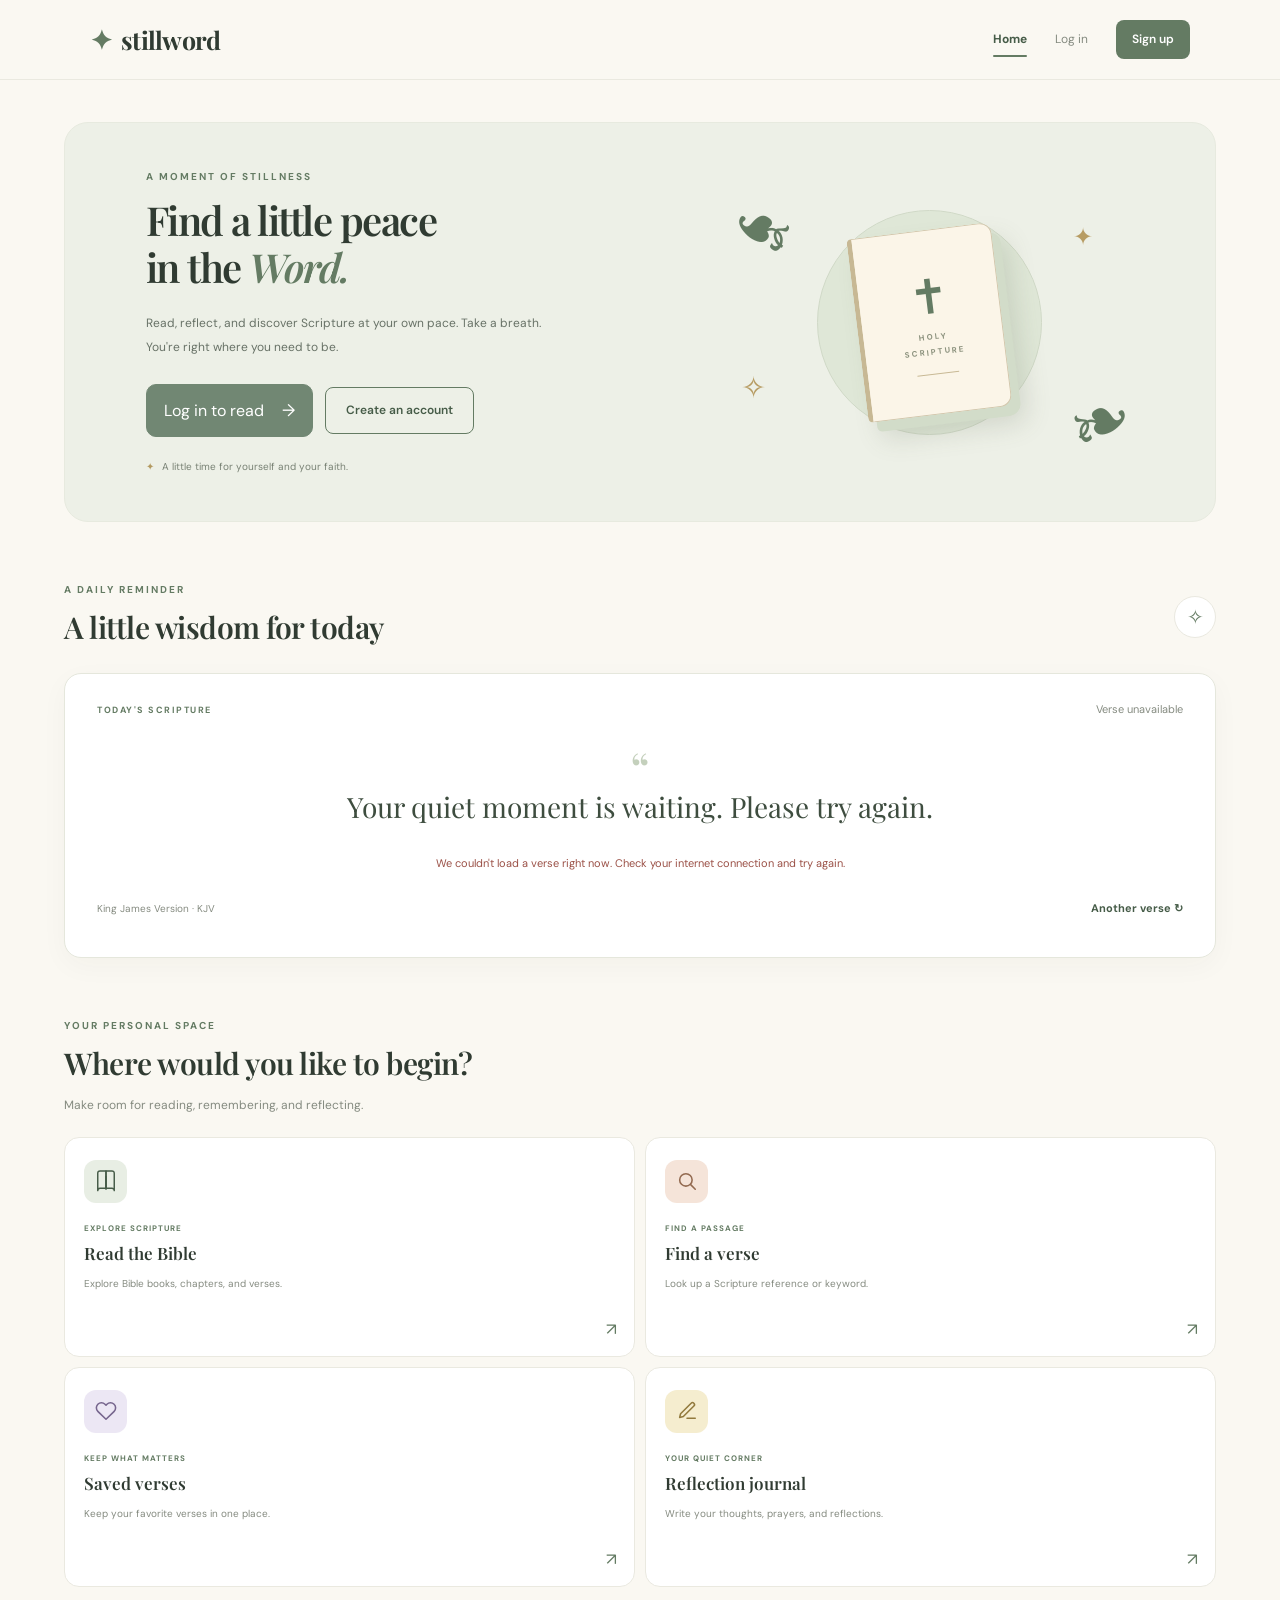
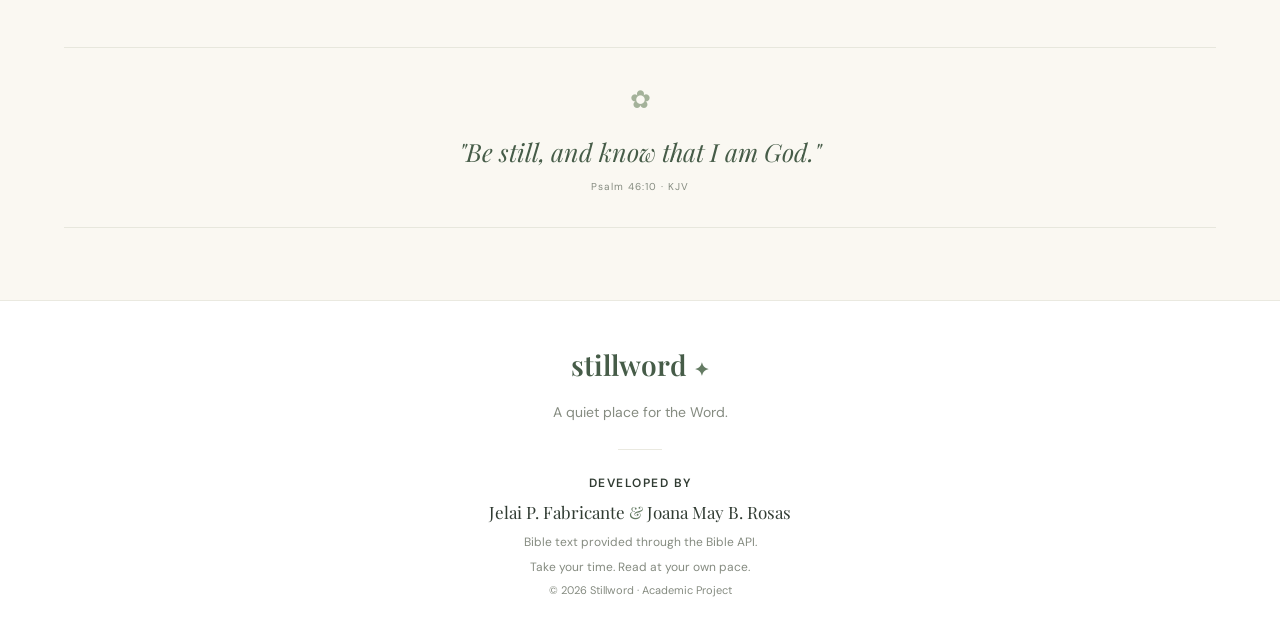
<file: index.html>
<!DOCTYPE html>
<html lang="en">
<head>
    <meta charset="UTF-8">
    <meta name="viewport" content="width=device-width, initial-scale=1.0">
    <title>Home | Stillword</title>
    <link rel="stylesheet" href="style.css">

<style>
    .preview-signup {
        background: var(--green);
        color: #ffffff !important;
        padding: 10px 16px !important;
        border-radius: 8px;
        font-weight: 600;
    }

    .preview-signup::after {
        display: none !important;
    }

    .preview-actions {
        display: flex;
        flex-wrap: wrap;
        align-items: center;
        gap: 12px;
    }

    .preview-secondary-button {
        display: inline-flex;
        align-items: center;
        justify-content: center;
        padding: 13px 20px;
        border: 1px solid var(--green);
        border-radius: 8px;
        color: var(--green-dark);
        font-size: 12px;
        font-weight: 600;
        text-decoration: none;
    }

    .preview-secondary-button:hover {
        background: var(--green-soft);
    }
</style>

    <link rel="preconnect" href="https://fonts.googleapis.com">
    <link rel="preconnect" href="https://fonts.gstatic.com" crossorigin>
    <link href="https://fonts.googleapis.com/css2?family=DM+Sans:wght@400;500;600;700&family=Playfair+Display:wght@500;600;700&display=swap" rel="stylesheet">
</head>
<body>
<header class="site-header">
    <a class="brand" href="index.html">
        <span class="brand-icon">✦</span>
        <span>stillword</span>
    </a>
    
<nav class="main-nav" aria-label="Main navigation">

    <a href="index.html" data-page="index.html">
        Home
    </a>

    <a href="login.html">
        Log in
    </a>

    <a href="signup.html" class="preview-signup">
        Sign up
    </a>

</nav>

</header>
<div class="page-container">
<!-- HERO SECTION -->
<section class="welcome-section">

    <div class="welcome-copy">
        <p class="eyebrow">A MOMENT OF STILLNESS</p>

        <h1>
            Find a little peace<br>
            in the <span>Word.</span>
        </h1>

        <p class="welcome-description">
            Read, reflect, and discover Scripture at your own pace.
            Take a breath. You're right where you need to be.
        </p>

        
<div class="preview-actions">

    <a href="login.html?redirect=books.html"
       class="primary-button">

        Log in to read
        <span aria-hidden="true">→</span>

    </a>

    <a href="signup.html"
       class="preview-secondary-button">

        Create an account

    </a>

</div>


        <p class="hero-note">
            <span>✦</span> A little time for yourself and your faith.
        </p>
    </div>

    <div class="welcome-decoration" aria-hidden="true">

        <div class="sun-circle"></div>

        <div class="book-illustration">
            <span class="book-cross">✝</span>
            <span class="book-title">HOLY<br>SCRIPTURE</span>
            <span class="book-lines"></span>
        </div>

        <span class="decor-leaf leaf-one">❧</span>
        <span class="decor-leaf leaf-two">❧</span>
        <span class="decor-star star-one">✦</span>
        <span class="decor-star star-two">✧</span>

    </div>

</section>


<!-- DAILY VERSE SECTION -->
<section class="verse-section">

    <div class="section-heading">

        <div>
            <p class="eyebrow">A DAILY REMINDER</p>
            <h2>A little wisdom for today</h2>
        </div>

        <span class="round-icon" aria-hidden="true">✧</span>

    </div>

    <article class="verse-card">

        <div class="verse-card-top">
            <span class="verse-label">TODAY'S SCRIPTURE</span>
            <span class="verse-reference" id="verse-reference">
                Loading verse...
            </span>
        </div>

        <div class="verse-content">

            <span class="quote-mark" aria-hidden="true">“</span>

            <p class="daily-verse" id="daily-verse" aria-live="polite">
                Your verse is on its way...
            </p>

        </div>

        <p class="verse-error" id="verse-error" hidden>
            We couldn't load a verse right now. Check your internet
            connection and try again.
        </p>

        <div class="verse-card-bottom">

            <span class="translation-label">
                King James Version · KJV
            </span>

            <button
                class="text-button"
                id="refresh-verse"
                type="button"
            >
                Another verse <span aria-hidden="true">↻</span>
            </button>

        </div>

    </article>

</section>


<!-- QUICK ACCESS SECTION -->
<section class="explore-section">

    <div class="section-heading explore-heading">

        <div>
            <p class="eyebrow">YOUR PERSONAL SPACE</p>
            <h2>Where would you like to begin?</h2>
            <p class="section-description">
                Make room for reading, remembering, and reflecting.
            </p>
        </div>

    </div>


    <div class="feature-grid">

      <!-- READ -->
<a href="login.html?redirect=books.html" class="feature-card">

    <span class="feature-icon sage" aria-hidden="true">
        <svg viewBox="0 0 24 24" fill="none"
             stroke="currentColor" stroke-width="1.6"
             stroke-linecap="round" stroke-linejoin="round">
            <path d="M12 7v14"></path>
            <path d="M3 4.5A2.5 2.5 0 0 1 5.5 2H12v19H5.5A2.5 2.5 0 0 0 3 23.5z"
                  transform="translate(0 -1)"></path>
            <path d="M21 4.5A2.5 2.5 0 0 0 18.5 2H12v19h6.5a2.5 2.5 0 0 1 2.5 2.5z"
                  transform="translate(0 -1)"></path>
        </svg>
    </span>

    <span class="feature-category">EXPLORE SCRIPTURE</span>
    <h3>Read the Bible</h3>
    <p>Explore Bible books, chapters, and verses.</p>
    <span class="feature-arrow" aria-hidden="true">↗</span>

</a>


<!-- SEARCH -->
<a href="login.html?redirect=search.html" class="feature-card">

    <span class="feature-icon peach" aria-hidden="true">
        <svg viewBox="0 0 24 24" fill="none"
             stroke="currentColor" stroke-width="1.7"
             stroke-linecap="round">
            <circle cx="10.8" cy="10.8" r="6.8"></circle>
            <path d="m16 16 5 5"></path>
        </svg>
    </span>

    <span class="feature-category">FIND A PASSAGE</span>
    <h3>Find a verse</h3>
    <p>Look up a Scripture reference or keyword.</p>
    <span class="feature-arrow" aria-hidden="true">↗</span>

</a>


<!-- SAVED -->
<a href="login.html?redirect=saved.html" class="feature-card">

    <span class="feature-icon lavender" aria-hidden="true">
        <svg viewBox="0 0 24 24" fill="none"
             stroke="currentColor" stroke-width="1.7"
             stroke-linecap="round" stroke-linejoin="round">
            <path d="M20.8 4.6a5.5 5.5 0 0 0-7.8 0L12 5.7l-1.1-1.1a5.5 5.5 0 0 0-7.8 7.8l1.1 1.1L12 21l7.8-7.5 1.1-1.1a5.5 5.5 0 0 0-.1-7.8z"></path>
        </svg>
    </span>

    <span class="feature-category">KEEP WHAT MATTERS</span>
    <h3>Saved verses</h3>
    <p>Keep your favorite verses in one place.</p>
    <span class="feature-arrow" aria-hidden="true">↗</span>

</a>


<!-- JOURNAL -->
<a href="login.html?redirect=journal.html" class="feature-card">

    <span class="feature-icon yellow" aria-hidden="true">
        <svg viewBox="0 0 24 24" fill="none"
             stroke="currentColor" stroke-width="1.7"
             stroke-linecap="round" stroke-linejoin="round">
            <path d="M12 20h9"></path>
            <path d="M16.5 3.5a2.1 2.1 0 0 1 3 3L8 18l-4 1 1-4z"></path>
        </svg>
    </span>

    <span class="feature-category">YOUR QUIET CORNER</span>
    <h3>Reflection journal</h3>
    <p>Write your thoughts, prayers, and reflections.</p>
    <span class="feature-arrow" aria-hidden="true">↗</span>

</a>

</div>
</section>

<!-- CLOSING NOTE -->
<section class="closing-note">

    <span class="closing-flower" aria-hidden="true">✿</span>

    <p class="closing-quote">
        "Be still, and know that I am God."
    </p>

    <p class="closing-reference">Psalm 46:10 · KJV</p>

</section>

</div>
<footer class="site-footer">
    <div class="footer-content">
        <a href="index.html" class="footer-brand">stillword <span>✦</span></a>
        <p class="footer-tagline">A quiet place for the Word.</p>
        <div class="footer-divider"></div>
        <p class="footer-heading">Developed by</p>
        <p class="footer-developers">Jelai P. Fabricante <span>&amp;</span> Joana May B. Rosas</p>
        <p class="footer-credit">Bible text provided through the Bible API.</p>
        <p class="footer-note">Take your time. Read at your own pace.</p>
        <p class="footer-copyright">© 2026 Stillword · Academic Project</p>
    </div>
</footer>
<script src="script.js"></script>
</body>
</html>
</file>
<file: style.css>
/* STILLWORD */

:root {
    --background: #faf8f2;
    --surface: #ffffff;
    --text: #303b32;
    --muted: #858b80;
    --green: #647b63;
    --green-dark: #465c48;
    --green-soft: #e8eee4;
    --peach: #f5e4d9;
    --lavender: #ece7f4;
    --yellow: #f5edcf;
    --border: #eae9e0;
    --serif: "Playfair Display", Georgia, serif;
    --sans: "DM Sans", Arial, sans-serif;
}

* {
    box-sizing: border-box;
}

html {
    scroll-behavior: smooth;
}

body {
    margin: 0;
    background: var(--background);
    color: var(--text);
    font-family: var(--sans);
    line-height: 1.6;
}

a {
    color: inherit;
    text-decoration: none;
}

button {
    font: inherit;
}

button:focus-visible,
a:focus-visible {
    outline: 3px solid #9db59a;
    outline-offset: 4px;
}


/* HEADER AND NAVIGATION*/

.site-header {
    min-height: 80px;
    padding: 0 7%;
    display: flex;
    justify-content: space-between;
    align-items: center;
    gap: 24px;
    border-bottom: 1px solid var(--border);

    /* Translucent background with blur */
    background: rgba(250, 248, 242, 0.90);
    -webkit-backdrop-filter: blur(12px);
    backdrop-filter: blur(12px);

    /* Keep navigation visible while scrolling */
    position: sticky;
    top: 0;
    z-index: 1000;
}

.brand {
    display: flex;
    align-items: center;
    gap: 9px;
    font-family: var(--serif);
    font-size: 25px;
    font-weight: 700;
    letter-spacing: -0.7px;
}

.brand-icon {
    color: var(--green);
    font-size: 27px;
}

.main-nav {
    display: flex;
    flex-wrap: wrap;
    align-items: center;
    gap: 28px;
}

.main-nav a {
    position: relative;
    padding: 8px 0;
    color: var(--muted);
    font-size: 12px;
    transition: color 0.2s ease;
}

.main-nav a:hover,
.main-nav a.active {
    color: var(--green-dark);
}

.main-nav a.active {
    font-weight: 700;
}

.main-nav a.active::after {
    content: "";
    position: absolute;
    bottom: 0;
    left: 0;
    width: 100%;
    height: 2px;
    border-radius: 2px;
    background: var(--green);
}


/* MAIN PAGE LAYOUT */

.page-container {
    width: min(1100px, 86%);
    margin: 0 auto;
}

.eyebrow {
    margin: 0 0 12px;
    color: var(--green);
    font-size: 10px;
    font-weight: 700;
    letter-spacing: 2px;
}


/* HERO SECTION */

.welcome-section {
    min-height: 400px;
    margin: 42px 0 60px;
    padding: 45px 7%;
    display: grid;
    grid-template-columns: 1.15fr 0.85fr;
    align-items: center;
    gap: 25px;
    overflow: hidden;
    position: relative;
    background: #edf0e7;
    border: 1px solid #e7eadf;
    border-radius: 24px;
}

.welcome-copy {
    position: relative;
    z-index: 2;
}

.welcome-copy h1 {
    margin: 0;
    font-family: var(--serif);
    font-size: clamp(36px, 4.3vw, 54px);
    font-weight: 600;
    line-height: 1.17;
    letter-spacing: -1.5px;
}

.welcome-copy h1 span {
    color: var(--green);
    font-style: italic;
}

.welcome-description {
    max-width: 400px;
    margin: 20px 0 25px;
    color: #687267;
    font-size: 12px;
    line-height: 2;
}

.primary-button {
    display: inline-flex;
    align-items: center;
    justify-content: center;
    gap: 18px;
    padding: 13px 20px;
    border: 1px solid var(--green-dark);
    border-radius: 8px;
    background: var(--green-dark);
    color: #ffffff;
    font-size: 12px;
    font-weight: 600;
    transition:
        transform 0.2s ease,
        background 0.2s ease;
}

.primary-button:hover {
    background: #354b37;
    transform: translateY(-2px);
}

.primary-button span {
    font-size: 17px;
}

.hero-note {
    margin: 22px 0 0;
    color: #788174;
    font-size: 10px;
}

.hero-note span {
    margin-right: 5px;
    color: #b39a61;
}


/* DECORATIVE BOOK ILLUSTRATION */

.welcome-decoration {
    min-height: 280px;
    position: relative;
    display: flex;
    align-items: center;
    justify-content: center;
}

.sun-circle {
    width: 225px;
    height: 225px;
    position: absolute;
    border: 1px solid #d0d9c7;
    border-radius: 50%;
    background: #dfe7d7;
}

.book-illustration {
    width: 145px;
    height: 185px;
    position: relative;
    z-index: 1;
    display: flex;
    flex-direction: column;
    align-items: center;
    justify-content: center;
    gap: 12px;
    border: 1px solid #d4c8ae;
    border-left: 5px solid #c7b894;
    border-radius: 5px 12px 12px 5px;
    background: #fbf5e8;
    box-shadow:
        8px 10px 0 #d2dcc9,
        13px 18px 26px rgba(87, 102, 79, 0.18);
    transform: rotate(-7deg);
}

.book-cross {
    color: var(--green);
    font-family: var(--serif);
    font-size: 48px;
    line-height: 1;
}

.book-title {
    color: #8c927e;
    font-size: 8px;
    font-weight: 700;
    letter-spacing: 2px;
    line-height: 1.8;
    text-align: center;
}

.book-lines {
    width: 42px;
    height: 1px;
    margin-top: 3px;
    background: #c8b995;
}

.decor-leaf {
    position: absolute;
    z-index: 2;
    color: var(--green);
    font-family: var(--serif);
    font-size: 75px;
    line-height: 1;
}

.leaf-one {
    right: 1%;
    bottom: 2%;
    transform: rotate(-25deg);
}

.leaf-two {
    top: 2%;
    left: 2%;
    transform: rotate(30deg) scaleX(-1);
}

.decor-star {
    position: absolute;
    z-index: 2;
    color: #b79c63;
}

.star-one {
    top: 13%;
    right: 10%;
    font-size: 24px;
}

.star-two {
    bottom: 18%;
    left: 4%;
    font-size: 30px;
}


/* SECTION HEADINGS */

.verse-section,
.explore-section {
    margin-bottom: 60px;
}

.section-heading {
    display: flex;
    align-items: center;
    justify-content: space-between;
    gap: 16px;
    margin-bottom: 22px;
}

.section-heading .eyebrow {
    margin-bottom: 5px;
}

.section-heading h2 {
    margin: 0;
    font-family: var(--serif);
    font-size: clamp(23px, 3vw, 30px);
    font-weight: 600;
    letter-spacing: -0.5px;
}

.section-description {
    margin: 9px 0 0;
    color: var(--muted);
    font-size: 12px;
}

.round-icon {
    width: 42px;
    height: 42px;
    flex-shrink: 0;
    display: grid;
    place-items: center;
    border: 1px solid var(--border);
    border-radius: 50%;
    background: var(--surface);
    color: var(--green);
    font-size: 20px;
}


/* DAILY VERSE CARD */

.verse-card {
    padding: 27px 32px;
    border: 1px solid #e5e7dc;
    border-radius: 17px;
    background: var(--surface);
    box-shadow: 0 8px 28px rgba(50, 60, 40, 0.035);
}

.verse-card-top,
.verse-card-bottom {
    display: flex;
    align-items: center;
    justify-content: space-between;
    flex-wrap: wrap;
    gap: 12px;
}

.verse-label {
    color: var(--green);
    font-size: 9px;
    font-weight: 700;
    letter-spacing: 1.5px;
}

.verse-reference {
    color: var(--muted);
    font-size: 11px;
}

.verse-content {
    max-width: 800px;
    margin: 25px auto;
    position: relative;
}

.quote-mark {
    display: block;
    height: 27px;
    color: #c4d0bc;
    font-family: var(--serif);
    font-size: 48px;
    line-height: 1;
    text-align: center;
}

.daily-verse {
    margin: 12px auto;
    color: #3e4d3f;
    font-family: var(--serif);
    font-size: clamp(20px, 3vw, 28px);
    line-height: 1.7;
    text-align: center;
}

.verse-error {
    margin: 15px 0;
    color: #9b5147;
    font-size: 11px;
    text-align: center;
}

.translation-label {
    color: var(--muted);
    font-size: 10px;
}

.text-button {
    padding: 7px 0;
    border: none;
    background: transparent;
    color: var(--green-dark);
    cursor: pointer;
    font-size: 11px;
    font-weight: 700;
}

.text-button:hover {
    text-decoration: underline;
}

.text-button:disabled {
    cursor: wait;
    opacity: 0.6;
}


/*  FEATURE CARDS */

.feature-grid {
    display: grid;
    grid-template-columns: repeat(4, minmax(0, 1fr));
    gap: 16px;
}

.feature-card {
    min-height: 220px;
    padding: 22px 19px;
    position: relative;
    display: flex;
    flex-direction: column;
    align-items: flex-start;
    border: 1px solid var(--border);
    border-radius: 15px;
    background: var(--surface);
    transition:
        transform 0.2s ease,
        box-shadow 0.2s ease,
        border-color 0.2s ease;
}

.feature-card:hover {
    transform: translateY(-4px);
    border-color: #dce3d6;
    box-shadow: 0 10px 24px rgba(50, 60, 40, 0.07);
}

.feature-icon {
    width: 43px;
    height: 43px;
    display: grid;
    place-items: center;
    border-radius: 12px;
}

.feature-icon svg {
    width: 22px;
    height: 22px;
}

.sage {
    background: var(--green-soft);
    color: var(--green-dark);
}

.peach {
    background: var(--peach);
    color: #936a50;
}

.lavender {
    background: var(--lavender);
    color: #76658d;
}

.yellow {
    background: var(--yellow);
    color: #927a3d;
}

.feature-category {
    margin-top: 19px;
    color: var(--green);
    font-size: 8px;
    font-weight: 700;
    letter-spacing: 1px;
}

.feature-card h3 {
    margin: 5px 0 7px;
    font-family: var(--serif);
    font-size: 17px;
    font-weight: 600;
}

.feature-card p {
    margin: 0 0 25px;
    color: var(--muted);
    font-size: 10px;
    line-height: 1.9;
}

.feature-arrow {
    position: absolute;
    right: 17px;
    bottom: 13px;
    color: var(--green);
    font-size: 17px;
    transition: transform 0.2s ease;
}

.feature-card:hover .feature-arrow {
    transform: translate(2px, -2px);
}


/* CLOSING NOTE */

.closing-note {
    margin: 0 0 65px;
    padding: 32px 20px;
    border-top: 1px solid #e7e7dd;
    border-bottom: 1px solid #e7e7dd;
    text-align: center;
}

.closing-flower {
    color: #a4b29a;
    font-size: 25px;
}

.closing-quote {
    margin: 12px 0 7px;
    color: var(--green-dark);
    font-family: var(--serif);
    font-size: clamp(19px, 3vw, 25px);
    font-style: italic;
}

.closing-reference {
    margin: 0;
    color: var(--muted);
    font-size: 10px;
    letter-spacing: 1px;
}


/* FOOTER */

.site-footer {
    padding: 27px 7%;
    border-top: 1px solid var(--border);
    color: var(--green-dark);
    text-align: center;
}

.footer-brand {
    margin: 0;
    font-family: var(--serif);
    font-size: 20px;
    font-weight: 700;
}

.footer-brand span {
    color: var(--green);
}

.site-footer p {
    margin: 5px 0;
}

.site-footer > p:not(.footer-brand) {
    font-size: 11px;
}

.site-footer .footer-small {
    color: var(--muted);
    font-size: 9px;
}


/* RESPONSIVE DESIGN */

@media (max-width: 900px) {
    .site-header {
        padding: 18px 6%;
        align-items: flex-start;
        flex-direction: column;
    }

    .main-nav {
        width: 100%;
        gap: 23px;
    }

    .page-container {
        width: 90%;
    }

    .welcome-section {
        grid-template-columns: 1fr 0.8fr;
        padding: 38px 5%;
    }

    .feature-grid {
        grid-template-columns: repeat(2, minmax(0, 1fr));
    }
}

@media (max-width: 600px) {
    .site-header {
        gap: 12px;
    }

    .brand {
        font-size: 23px;
    }

    .main-nav {
        justify-content: space-between;
        gap: 8px;
    }

    .main-nav a {
        font-size: 10px;
    }

    .page-container {
        width: 90%;
    }

    .welcome-section {
        margin-top: 25px;
        margin-bottom: 45px;
        padding: 32px 7% 15px;
        grid-template-columns: 1fr;
        border-radius: 18px;
    }

    .welcome-copy h1 {
        font-size: 40px;
    }

    .welcome-description {
        font-size: 11px;
    }

    .welcome-decoration {
        min-height: 225px;
    }

    .sun-circle {
        width: 185px;
        height: 185px;
    }

    .book-illustration {
        width: 120px;
        height: 155px;
    }

    .verse-section,
    .explore-section {
        margin-bottom: 45px;
    }

    .section-heading h2 {
        font-size: 24px;
    }

    .verse-card {
        padding: 21px 17px;
    }

    .verse-card-top,
    .verse-card-bottom {
        align-items: flex-start;
    }

    .daily-verse {
        font-size: 21px;
    }

    .feature-grid {
        gap: 11px;
    }

    .feature-card {
        min-height: 205px;
        padding: 16px 13px;
    }

    .feature-card h3 {
        font-size: 16px;
    }

    .feature-category {
        font-size: 7px;
    }

    .feature-card p {
        font-size: 10px;
    }

    .closing-note {
        margin-bottom: 45px;
    }
}

@media (prefers-reduced-motion: reduce) {
    *,
    *::before,
    *::after {
        scroll-behavior: auto !important;
        transition: none !important;
    }
}


/* BIBLE BOOKS PAGE */

.page-intro {
    text-align: center;
    padding: 55px 20px 30px;
}

.page-intro h1 {
    margin: 8px 0 12px;
    font-family: "Playfair Display", serif;
    font-size: clamp(2.3rem, 5vw, 3.5rem);
    font-weight: 500;
    color: var(--text-dark, #34483c);
}

.page-intro h1 em {
    color: var(--sage-dark, #718773);
}

.page-intro > p:last-child {
    color: var(--text-muted, #777c72);
    line-height: 1.7;
}

.bible-browser,
.reader-panel {
    width: min(100% - 36px, 900px);
    margin: 0 auto 60px;
}

.book-search {
    display: flex;
    align-items: center;
    gap: 12px;
    padding: 0 18px;
    background: #fffefa;
    border: 1px solid #e5e6dc;
    border-radius: 14px;
}

.book-search span {
    font-size: 1.8rem;
    color: #748b75;
}

.book-search input {
    width: 100%;
    padding: 17px 0;
    border: none;
    outline: none;
    background: transparent;
    color: #34483c;
    font: inherit;
}

.testament-tabs {
    display: flex;
    flex-wrap: wrap;
    gap: 10px;
    margin: 22px 0 36px;
}

.testament-tab {
    padding: 10px 17px;
    border: 1px solid #dfe4d9;
    border-radius: 999px;
    background: transparent;
    color: #647264;
    cursor: pointer;
    font: inherit;
    transition: 0.2s ease;
}

.testament-tab:hover,
.testament-tab.active {
    background: #718773;
    border-color: #718773;
    color: white;
}

.testament-section {
    margin-bottom: 38px;
}

.book-count {
    color: #7b8277;
    font-size: 0.85rem;
    white-space: nowrap;
}

.book-list {
    display: grid;
    grid-template-columns: repeat(2, minmax(0, 1fr));
    gap: 10px;
}

.book-item {
    display: flex;
    align-items: center;
    gap: 12px;
    min-width: 0;
    padding: 16px;
    text-align: left;
    background: #fffefa;
    border: 1px solid #e8e8df;
    border-radius: 13px;
    color: #34483c;
    cursor: pointer;
    transition: transform 0.2s ease, border-color 0.2s ease;
}

.book-item:hover {
    transform: translateY(-2px);
    border-color: #9aac96;
}

.book-icon {
    display: grid;
    place-items: center;
    flex: 0 0 36px;
    width: 36px;
    height: 36px;
    border-radius: 11px;
    background: #edf0e7;
    color: #718773;
}

.book-item-name {
    flex: 1;
    font-weight: 600;
    overflow-wrap: anywhere;
}

.book-item-meta {
    color: #85897f;
    font-size: 0.76rem;
    white-space: nowrap;
}

.book-arrow {
    color: #718773;
}

.empty-books {
    padding: 28px 10px;
    text-align: center;
    color: #777c72;
}

/* SCRIPTURE READER PANEL*/

.reader-panel {
    padding: clamp(20px, 4vw, 36px);
    background: #f4f3eb;
    border: 1px solid #e3e5d9;
    border-radius: 22px;
    scroll-margin-top: 24px;
}

.reader-top {
    display: flex;
    justify-content: space-between;
    gap: 20px;
    align-items: flex-start;
}

.reader-top h2 {
    margin: 8px 0;
    color: #34483c;
    font: 500 clamp(1.8rem, 4vw, 2.5rem) "Playfair Display", serif;
}

.reader-subtitle {
    color: #777c72;
}

.close-reader {
    width: 38px;
    height: 38px;
    border: 1px solid #dfe2d6;
    border-radius: 50%;
    background: #fffefa;
    color: #34483c;
    font-size: 1.5rem;
    cursor: pointer;
}

.chapter-picker {
    display: flex;
    align-items: center;
    flex-wrap: wrap;
    gap: 12px;
    margin: 24px 0 16px;
}

.chapter-picker label {
    color: #5e6e5e;
    font-size: 0.9rem;
}

.chapter-picker select {
    flex: 1;
    min-width: 130px;
    padding: 12px;
    border: 1px solid #dfe2d6;
    border-radius: 10px;
    background: #fffefa;
    color: #34483c;
    font: inherit;
}

.primary-button,
.secondary-button {
    padding: 12px 17px;
    border-radius: 10px;
    font: inherit;
    cursor: pointer;
    transition: opacity 0.2s ease;
}

.primary-button {
    border: 1px solid #718773;
    background: #718773;
    color: white;
}

.secondary-button {
    border: 1px solid #dfe2d6;
    background: #fffefa;
    color: #34483c;
}

.primary-button:hover,
.secondary-button:hover {
    opacity: 0.8;
}

.reader-status {
    color: #777c72;
    font-size: 0.9rem;
    line-height: 1.6;
}

.verse-list {
    margin-top: 20px;
}

.reader-verse {
    display: flex;
    align-items: flex-start;
    gap: 16px;
    padding: 17px 0;
    border-bottom: 1px solid #e1e3d8;
    color: #404b40;
    line-height: 1.9;
}

.verse-number {
    flex: 0 0 25px;
    padding-top: 3px;
    color: #7b927a;
    font-size: 0.82rem;
    font-weight: 700;
}

.verse-text {
    margin: 0;
}

.chapter-navigation {
    display: flex;
    align-items: center;
    justify-content: space-between;
    gap: 12px;
    margin-top: 24px;
}

#chapter-position {
    color: #777c72;
    text-align: center;
    font-size: 0.85rem;
}

[hidden] {
    display: none !important;
}

@media (max-width: 600px) {
    .book-list {
        grid-template-columns: 1fr;
    }
/* Mobile */
@media (max-width: 600px) {
    .book-item {
        display: grid;
        grid-template-columns: 32px minmax(0, 1fr) 16px;
        grid-template-rows: auto auto;
        column-gap: 12px;
        row-gap: 5px;

        width: 100%;
        min-width: 0;
        padding: 16px;
        box-sizing: border-box;
        text-align: left;
        align-items: center;
    }

    .book-icon {
        grid-column: 1;
        grid-row: 1 / 3;
        align-self: center;
    }

    .book-item-name {
        grid-column: 2;
        grid-row: 1;

        min-width: 0;
        max-width: 100%;
        white-space: normal;
        overflow-wrap: break-word;
        word-break: normal;
        hyphens: none;
        line-height: 1.5;
    }

    .book-item-meta {
        grid-column: 2;
        grid-row: 2;

        min-width: 0;
        margin: 0;
        padding: 0;
        white-space: normal;
        font-size: 12px;
        line-height: 1.4;
    }

    .book-arrow {
        grid-column: 3;
        grid-row: 1 / 3;
        justify-self: end;
        align-self: center;
    }

}
}
/* STILLWORD SEARCH PAGE */

.search-page {
    min-height: 70vh;
    padding-bottom: 80px;
}

.search-hero {
    padding: 70px 20px 45px;
    text-align: center;
}

.search-hero h1 {
    margin: 14px 0;
    font-size: clamp(34px, 5vw, 52px);
    letter-spacing: -1px;
}

.search-hero h1 span {
    color: var(--sage-dark);
    font-style: italic;
}

.search-hero > p:last-child {
    max-width: 520px;
    margin: 0 auto;
    color: var(--muted);
    font-size: 14px;
}

.scripture-search-section,
.search-results-section {
    width: min(900px, 88%);
    margin: 0 auto;
}

.search-panel {
    padding: 30px;
    border: 1px solid var(--border);
    border-radius: 9px;
    background: var(--paper);
    box-shadow: 0 10px 30px rgba(56, 68, 50, 0.035);
}

.search-tabs {
    margin-bottom: 26px;
    display: flex;
    gap: 8px;
    border-bottom: 1px solid var(--border);
}

.search-tab {
    padding: 12px 15px;
    border: none;
    border-bottom: 2px solid transparent;
    background: transparent;
    color: var(--muted);
    cursor: pointer;
    font-size: 13px;
}

.search-tab.active {
    border-bottom-color: var(--sage-dark);
    color: var(--sage-dark);
    font-weight: 700;
}

#scripture-search-form > label {
    display: block;
    margin-bottom: 10px;
    font-size: 14px;
    font-weight: 600;
}

.search-input-row {
    display: flex;
    gap: 10px;
}

.search-input-row input {
    width: 100%;
    min-width: 0;
    padding: 13px 15px;
    border: 1px solid #dcded3;
    border-radius: 5px;
    outline: none;
    background: #fffefa;
    color: var(--text);
    font: inherit;
    font-size: 14px;
}

.search-input-row input:focus,
.translation-row select:focus {
    border-color: var(--sage);
    box-shadow: 0 0 0 3px rgba(137, 155, 131, 0.13);
}

.search-input-row .button {
    flex-shrink: 0;
}

.search-hint {
    margin-top: 9px;
    color: var(--muted);
    font-size: 12px;
}

.translation-row {
    margin-top: 22px;
    padding-top: 18px;
    display: flex;
    align-items: center;
    justify-content: space-between;
    gap: 15px;
    border-top: 1px solid var(--border);
}

.translation-row label {
    color: var(--muted);
    font-size: 12px;
}

.translation-row select {
    max-width: 100%;
    padding: 9px 12px;
    border: 1px solid #dcded3;
    border-radius: 5px;
    outline: none;
    background: var(--paper);
    color: var(--text);
    font: inherit;
    font-size: 12px;
}

.suggested-searches {
    margin: 22px 0 55px;
    text-align: center;
}

.suggested-searches > p {
    margin-bottom: 12px;
    color: var(--muted);
    font-size: 12px;
}

.suggestion-list {
    display: flex;
    flex-wrap: wrap;
    justify-content: center;
    gap: 9px;
}

.suggestion-chip {
    padding: 8px 15px;
    border: 1px solid #dce1d5;
    border-radius: 30px;
    background: transparent;
    color: var(--sage-dark);
    cursor: pointer;
    font: inherit;
    font-size: 12px;
    transition: background 0.2s ease;
}

.suggestion-chip:hover {
    background: var(--sage-light);
}

.results-heading {
    margin-bottom: 20px;
    display: flex;
    align-items: flex-end;
    justify-content: space-between;
    gap: 15px;
}

.results-heading h2 {
    margin-top: 7px;
    font-size: 27px;
}

.results-count {
    color: var(--muted);
    font-size: 12px;
}

.search-status {
    padding: 20px;
    border: 1px dashed #d8ddcf;
    border-radius: 7px;
    color: var(--muted);
    text-align: center;
    font-size: 13px;
}

.search-results {
    display: grid;
    gap: 14px;
}

.search-result-card {
    padding: 23px 25px;
    border: 1px solid var(--border);
    border-radius: 7px;
    background: var(--paper);
}

.search-result-reference {
    margin-bottom: 10px;
    color: var(--sage-dark);
    font-size: 12px;
    font-weight: 700;
    letter-spacing: 0.3px;
}

.search-result-text {
    color: var(--text);
    font-family: "Playfair Display", serif;
    font-size: 20px;
    line-height: 1.7;
}

.search-result-version {
    margin-top: 12px;
    color: var(--muted);
    font-size: 11px;
}

.search-result-open {
    margin-top: 14px;
    padding: 0;
    border: none;
    background: transparent;
    color: var(--sage-dark);
    cursor: pointer;
    font: inherit;
    font-size: 12px;
    font-weight: 700;
}

.search-result-open:hover {
    text-decoration: underline;
}

@media (max-width: 600px) {
    .search-hero {
        padding: 50px 7% 35px;
    }

    .scripture-search-section,
    .search-results-section {
        width: 90%;
    }

    .search-panel {
        padding: 20px 16px;
    }

    .search-input-row {
        flex-direction: column;
    }

    .search-input-row .button {
        width: 100%;
    }

    .translation-row {
        align-items: flex-start;
        flex-direction: column;
    }

    .results-heading {
        align-items: flex-start;
        flex-direction: column;
    }

    .search-result-card {
        padding: 19px;
    }

    .search-result-text {
        font-size: 18px;
    }
}



/* =========================================
   STILLWORD — REFLECT PAGE
   ========================================= */

.reflect-page {
    width: min(100% - 32px, 820px);
    margin: 0 auto;
    padding: 42px 0 64px;
    color: var(--text);
}

.reflect-hero {
    padding: 32px 0 28px;
}

.reflect-eyebrow {
    margin: 0 0 10px;
    color: var(--sage-dark);
    font-size: 0.75rem;
    font-weight: 700;
    letter-spacing: 0.12em;
}

.reflect-hero h1 {
    margin: 0 0 12px;
    font-size: clamp(2rem, 5vw, 3rem);
    line-height: 1.15;
    font-weight: 600;
}

.reflect-hero > p:last-child {
    max-width: 570px;
    color: var(--muted);
    line-height: 1.8;
}

.reflect-editor,
.reflect-entries {
    margin-top: 24px;
    padding: clamp(20px, 4vw, 34px);
    background: var(--paper);
    border: 1px solid var(--border);
    border-radius: 20px;
}

.reflect-section-heading {
    display: flex;
    align-items: center;
    justify-content: space-between;
    gap: 16px;
    margin-bottom: 24px;
}

.reflect-section-heading h2 {
    margin: 0;
    font-size: 1.45rem;
    font-weight: 600;
}

.reflect-leaf {
    color: var(--sage-dark);
    font-size: 2rem;
}

.reflect-page label {
    display: block;
    margin: 20px 0 8px;
    font-size: 0.92rem;
    font-weight: 600;
}

.reflect-page input,
.reflect-page textarea {
    display: block;
    width: 100%;
    box-sizing: border-box;
    padding: 13px 14px;
    border: 1px solid var(--border);
    border-radius: 11px;
    background: var(--cream);
    color: var(--text);
    font: inherit;
    line-height: 1.6;
}

.reflect-page textarea {
    resize: vertical;
    min-height: 100px;
}

.reflect-page input:focus,
.reflect-page textarea:focus {
    outline: 2px solid var(--sage);
    outline-offset: 2px;
}

.reflect-page input::placeholder,
.reflect-page textarea::placeholder {
    color: var(--muted);
    opacity: 0.8;
}

.reflect-prompt {
    margin-top: 22px;
}

.reflect-prompt label {
    margin-top: 0;
}

.reflect-prompt p {
    margin: 0 0 10px;
    color: var(--muted);
    font-size: 0.88rem;
    line-height: 1.6;
}

.reflect-actions {
    display: flex;
    flex-wrap: wrap;
    gap: 10px;
    margin-top: 18px;
}

.reflect-primary-btn,
.reflect-secondary-btn,
.reflect-entry-btn {
    padding: 11px 16px;
    border: 1px solid var(--border);
    border-radius: 999px;
    font: inherit;
    font-size: 0.88rem;
    cursor: pointer;
    transition: opacity 0.2s ease;
}

.reflect-primary-btn {
    border-color: var(--green-dark);
    background: var(--green-dark);
    color: white;
}

.reflect-secondary-btn,
.reflect-entry-btn {
    background: var(--cream);
    color: var(--text);
}

.reflect-primary-btn:hover,
.reflect-secondary-btn:hover,
.reflect-entry-btn:hover {
    opacity: 0.8;
}

.reflect-message {
    min-height: 1.2em;
    margin: 14px 0 0;
    color: var(--sage-dark);
    font-size: 0.9rem;
}

.reflect-privacy-note {
    margin: 18px 0 0;
    color: var(--muted);
    font-size: 0.8rem;
    line-height: 1.6;
}

.reflect-count {
    color: var(--muted);
    font-size: 0.85rem;
}

.reflect-empty {
    padding: 28px 12px;
    text-align: center;
    color: var(--muted);
}

.reflect-empty > span {
    color: var(--sage-dark);
    font-size: 2rem;
}

.reflect-empty h3 {
    margin: 10px 0 8px;
    color: var(--text);
}

.reflect-empty p {
    margin: 0;
    line-height: 1.7;
}

.reflect-entry {
    margin-top: 14px;
    padding: 20px;
    border: 1px solid var(--border);
    border-radius: 15px;
    background: var(--cream);
}

.reflect-entry h3 {
    margin: 0 0 8px;
    overflow-wrap: anywhere;
}

.reflect-entry-reference,
.reflect-entry-date {
    color: var(--muted);
    font-size: 0.82rem;
}

.reflect-entry-reference {
    margin: 0 0 6px;
}

.reflect-entry-date {
    margin: 0 0 16px;
}

.reflect-entry-section {
    margin-top: 16px;
}

.reflect-entry-section h4 {
    margin: 0 0 6px;
    font-size: 0.9rem;
}

.reflect-entry-section p {
    margin: 0;
    line-height: 1.75;
    overflow-wrap: anywhere;
    white-space: pre-wrap;
}

.reflect-entry-actions {
    display: flex;
    flex-wrap: wrap;
    gap: 8px;
    margin-top: 18px;
}

.reflect-entry-btn.danger {
    color: #a24f4f;
}

@media (max-width: 520px) {
    .reflect-page {
        width: min(100% - 24px, 820px);
        padding-top: 24px;
    }

    .reflect-editor,
    .reflect-entries {
        border-radius: 15px;
    }

    .reflect-actions > button {
        flex: 1 1 auto;
    }
}


/* Save verse button */
.verse-save-button {
    display: inline-flex;
    align-items: center;
    justify-content: center;
    gap: 5px;
    margin: 8px 0 12px;
    padding: 7px 12px;
    border: 1px solid var(--border);
    border-radius: 999px;
    background: var(--paper);
    color: var(--sage-dark);
    font: inherit;
    font-size: 0.8rem;
    cursor: pointer;
    transition: background 0.2s ease, color 0.2s ease;
}

.verse-save-button:hover {
    background: var(--sage-light);
}

.verse-save-button.is-saved {
    background: var(--sage-light);
    border-color: var(--sage);
    color: var(--sage-dark);
    font-weight: 600;
}


/* Saved verse cards */
.saved-verse-card {
    padding: 22px;
    margin-bottom: 18px;
    background: var(--paper);
    border: 1px solid var(--border);
    border-radius: 16px;
}

.saved-verse-reference {
    margin: 0 0 12px;
    color: var(--sage-dark);
    font-size: 1.1rem;
}

.saved-verse-text {
    color: var(--text);
    line-height: 1.9;
    white-space: pre-line;
}

.saved-verse-translation {
    color: var(--muted);
    font-size: 0.85rem;
    margin-top: 14px;
}

.saved-verse-actions {
    display: flex;
    flex-wrap: wrap;
    gap: 10px;
    margin-top: 18px;
}

.saved-verse-button {
    display: inline-flex;
    align-items: center;
    justify-content: center;
    padding: 9px 14px;
    border: 1px solid var(--border);
    border-radius: 999px;
    background: var(--cream);
    color: var(--sage-dark);
    font: inherit;
    font-size: 0.85rem;
    text-decoration: none;
    cursor: pointer;
}

.saved-verse-button:hover {
    background: var(--sage-light);
}

.saved-verse-button.danger {
    color: #9a5550;
}



/* Fix: Stillword reflection buttons */
.reflect-page .reflect-primary-btn {
    background-color: var(--green-dark) !important;
    color: #ffffff !important;
    border: 1px solid var(--green-dark) !important;
    opacity: 1;
}

.reflect-page .reflect-secondary-btn,
.reflect-page .reflect-entry-btn {
    background-color: var(--background) !important;
    color: var(--text) !important;
    border: 1px solid var(--border) !important;
    opacity: 1;
}

.reflect-page .reflect-primary-btn:hover,
.reflect-page .reflect-secondary-btn:hover,
.reflect-page .reflect-entry-btn:hover {
    opacity: 0.8;
}


/* STILLWORD — FINAL RESPONSIVE ADJUSTMENTS */

/* Prevent page elements from overflowing */
img,
video,
iframe {
    max-width: 100%;
}

input,
select,
textarea,
button {
    max-width: 100%;
    font: inherit;
}

/* Tablet */
@media (max-width: 900px) {
    .site-header {
        padding-left: 5%;
        padding-right: 5%;
    }

    .main-nav {
        flex-wrap: wrap;
        column-gap: 20px;
        row-gap: 8px;
    }

    .feature-grid {
        grid-template-columns: repeat(2, minmax(0, 1fr));
    }

    .welcome-section {
        gap: 18px;
    }
}

/* Mobile */
@media (max-width: 600px) {
    .reader-verse {
        display: grid;
        grid-template-columns: 24px minmax(0, 1fr);
        column-gap: 12px;
        row-gap: 12px;
        align-items: start;
        width: 100%;
        padding: 18px 14px;
        box-sizing: border-box;
    }

    .verse-number {
        grid-column: 1;
        grid-row: 1;
        padding-top: 3px;
    }

    .verse-text {
        grid-column: 2;
        grid-row: 1;
        min-width: 0;
        width: 100%;
        font-size: 16px;
        line-height: 1.8;
        overflow-wrap: break-word;
        word-break: normal;
    }

    .verse-save-button {
        grid-column: 2;
        grid-row: 2;
        justify-self: start;
        max-width: 100%;
        white-space: nowrap;
    }
}
    /* Home page */
    .page-container {
        width: 90%;
    }

    .welcome-copy h1 {
        font-size: clamp(32px, 9vw, 40px);
    }

    .feature-grid {
        grid-template-columns: repeat(2, minmax(0, 1fr));
        gap: 10px;
    }

    .feature-card {
        min-width: 0;
    }

    /* Bible reader */
    .bible-browser,
    .reader-panel {
        width: calc(100% - 24px);
    }

    .reader-panel {
        padding: 20px 15px;
    }

    .reader-top {
        gap: 10px;
    }

    .chapter-picker {
        align-items: stretch;
        flex-direction: column;
    }

    .chapter-picker select,
    .chapter-picker button {
        width: 100%;
    }

    .reader-verse {
        gap: 10px;
    }

    .verse-text {
        flex: 1 1 0;
        min-width: 0;
        overflow-wrap: anywhere;
    }

    .chapter-navigation {
        flex-wrap: wrap;
    }

    .chapter-navigation button {
        flex: 1 1 120px;
    }

    #chapter-position {
        flex: 1 1 100%;
        order: -1;
    }

    /* Search page */
    .search-hero {
        padding: 45px 20px 30px;
    }

    .scripture-search-section,
    .search-results-section {
        width: calc(100% - 32px);
        padding-left: 0;
        padding-right: 0;
    }

    .search-panel {
        padding: 20px 15px;
    }

    .search-tabs {
        flex-wrap: wrap;
        gap: 4px 12px;
    }

    .search-tab {
        padding: 10px 6px;
    }

    .search-input-row {
        flex-direction: column;
    }

    .search-input-row input,
    .search-input-row button {
        width: 100%;
    }

    .translation-row {
        align-items: stretch;
        flex-direction: column;
        gap: 8px;
    }

    .translation-row select {
        width: 100%;
    }

    .results-heading {
        align-items: flex-start;
        flex-direction: column;
        gap: 4px;
    }

    .search-result-card {
        min-width: 0;
        padding: 18px 15px;
    }

    .search-result-text {
        font-size: 18px;
        overflow-wrap: anywhere;
    }

    /* Journal and saved verses */
    .reflect-page {
        width: calc(100% - 24px);
    }

    .reflect-editor,
    .reflect-entries,
    .saved-verse-card {
        padding: 18px 14px;
    }

    .reflect-entry-actions,
    .saved-verse-actions {
        gap: 8px;
    }

    .reflect-entry-btn,
    .saved-verse-button {
        min-height: 42px;
    }

    /* Comfortable tap targets */
    button,
    .button,
    .primary-button,
    .secondary-button {
        min-height: 42px;
    }

    /* Footer */
    .site-footer {
        padding: 25px 16px;
    }

/* Very narrow phones */
@media (max-width: 360px) {
    .main-nav {
        column-gap: 13px;
    }

    .feature-grid {
        grid-template-columns: 1fr;
    }

    .feature-card {
        min-height: 180px;
    }

    .search-tabs {
        flex-direction: column;
        align-items: stretch;
    }

    .search-tab {
        text-align: left;
    }
}


/* STILLWORD FOOTER */

.site-footer {
    width: 100%;
    margin-top: 72px;
    padding: 42px 20px 24px;
    background: var(--surface);
    border-top: 1px solid var(--border);
    box-sizing: border-box;
    text-align: center;
}

.footer-content {
    width: 100%;
    max-width: 700px;
    margin: 0 auto;
}

.footer-brand {
    display: inline-block;
    margin-bottom: 8px;
    color: var(--green-dark);
    font-family: var(--serif);
    font-size: 28px;
    font-weight: 600;
    text-decoration: none;
}

.footer-brand span {
    color: var(--green);
    font-size: 18px;
}

.footer-tagline {
    margin: 0;
    color: var(--muted);
    font-size: 14px;
    line-height: 1.7;
}

.footer-divider {
    width: 44px;
    height: 1px;
    margin: 24px auto;
    background: var(--border);
}

.footer-heading {
    margin: 0 0 8px;
    color: var(--text);
    font-size: 12px;
    font-weight: 600;
    letter-spacing: 1.5px;
    text-transform: uppercase;
}

.footer-developers {
    margin: 0 0 16px;
    color: var(--text);
    font-family: var(--serif);
    font-size: 17px;
    line-height: 1.7;
    overflow-wrap: anywhere;
}

.footer-developers span {
    color: var(--green);
}

.footer-contact {
    margin: 0 0 20px;
    font-size: 13px;
    overflow-wrap: anywhere;
}

.footer-contact a {
    color: var(--green-dark);
    text-decoration: underline;
    text-underline-offset: 3px;
}

.footer-credit,
.footer-note {
    margin: 8px 0;
    color: var(--muted);
    font-size: 12px;
    line-height: 1.7;
}

.footer-copyright {
    margin: 22px 0 0;
    color: var(--muted);
    font-size: 11px;
}

/* Mobile footer */
@media (max-width: 600px) {
    .site-footer {
        margin-top: 48px;
        padding: 34px 20px 22px;
    }

    .footer-brand {
        font-size: 25px;
    }

    .footer-developers {
        font-size: 16px;
    }

    .footer-credit,
    .footer-note {
        max-width: 300px;
        margin-right: auto;
        margin-left: auto;
    }
}

#reader-title{
    scroll-margin-top: 100px;
}

/* STILLWORD — visible scrollbar */

/* Firefox */
html {
    scrollbar-width: auto;
    scrollbar-color: #879982 #f1eee5;
}

/* Chrome, Edge, and other WebKit browsers */
::-webkit-scrollbar {
    width: 10px;
}

::-webkit-scrollbar-track {
    background: #f1eee5;
}

::-webkit-scrollbar-thumb {
    background: #879982;
    border-radius: 10px;
    border: 2px solid #f1eee5;
}

::-webkit-scrollbar-thumb:hover {
    background: #647b63;
}

/* AUTHENTICATED USER NAVIGATION */

#auth-nav-actions {
    display: flex;
    align-items: center;
    justify-content: center;
    gap: 10px;
    flex-wrap: nowrap;
}

.auth-user-email {
    color: var(--text);
    font-family: "DM Sans", sans-serif;
    font-size: 12px;
    max-width: 180px;
    overflow: hidden;
    text-overflow: ellipsis;
    white-space: nowrap;
}

.auth-logout-button {
    background: transparent;
    color: var(--green-dark);
    border: 1px solid var(--border);
    border-radius: 7px;
    padding: 8px 12px;
    font-family: "DM Sans", sans-serif;
    font-size: 11px;
    font-weight: 600;
    cursor: pointer;
    white-space: nowrap;
    transition: background 0.2s ease;
}

.auth-logout-button:hover {
    background: var(--green-soft);
}

@media (max-width: 600px) {
    #auth-nav-actions {
        width: 100%;
        justify-content: flex-end;
        margin-top: 8px;
    }

    .auth-user-email {
        max-width: 190px;
    }
}
</file>
